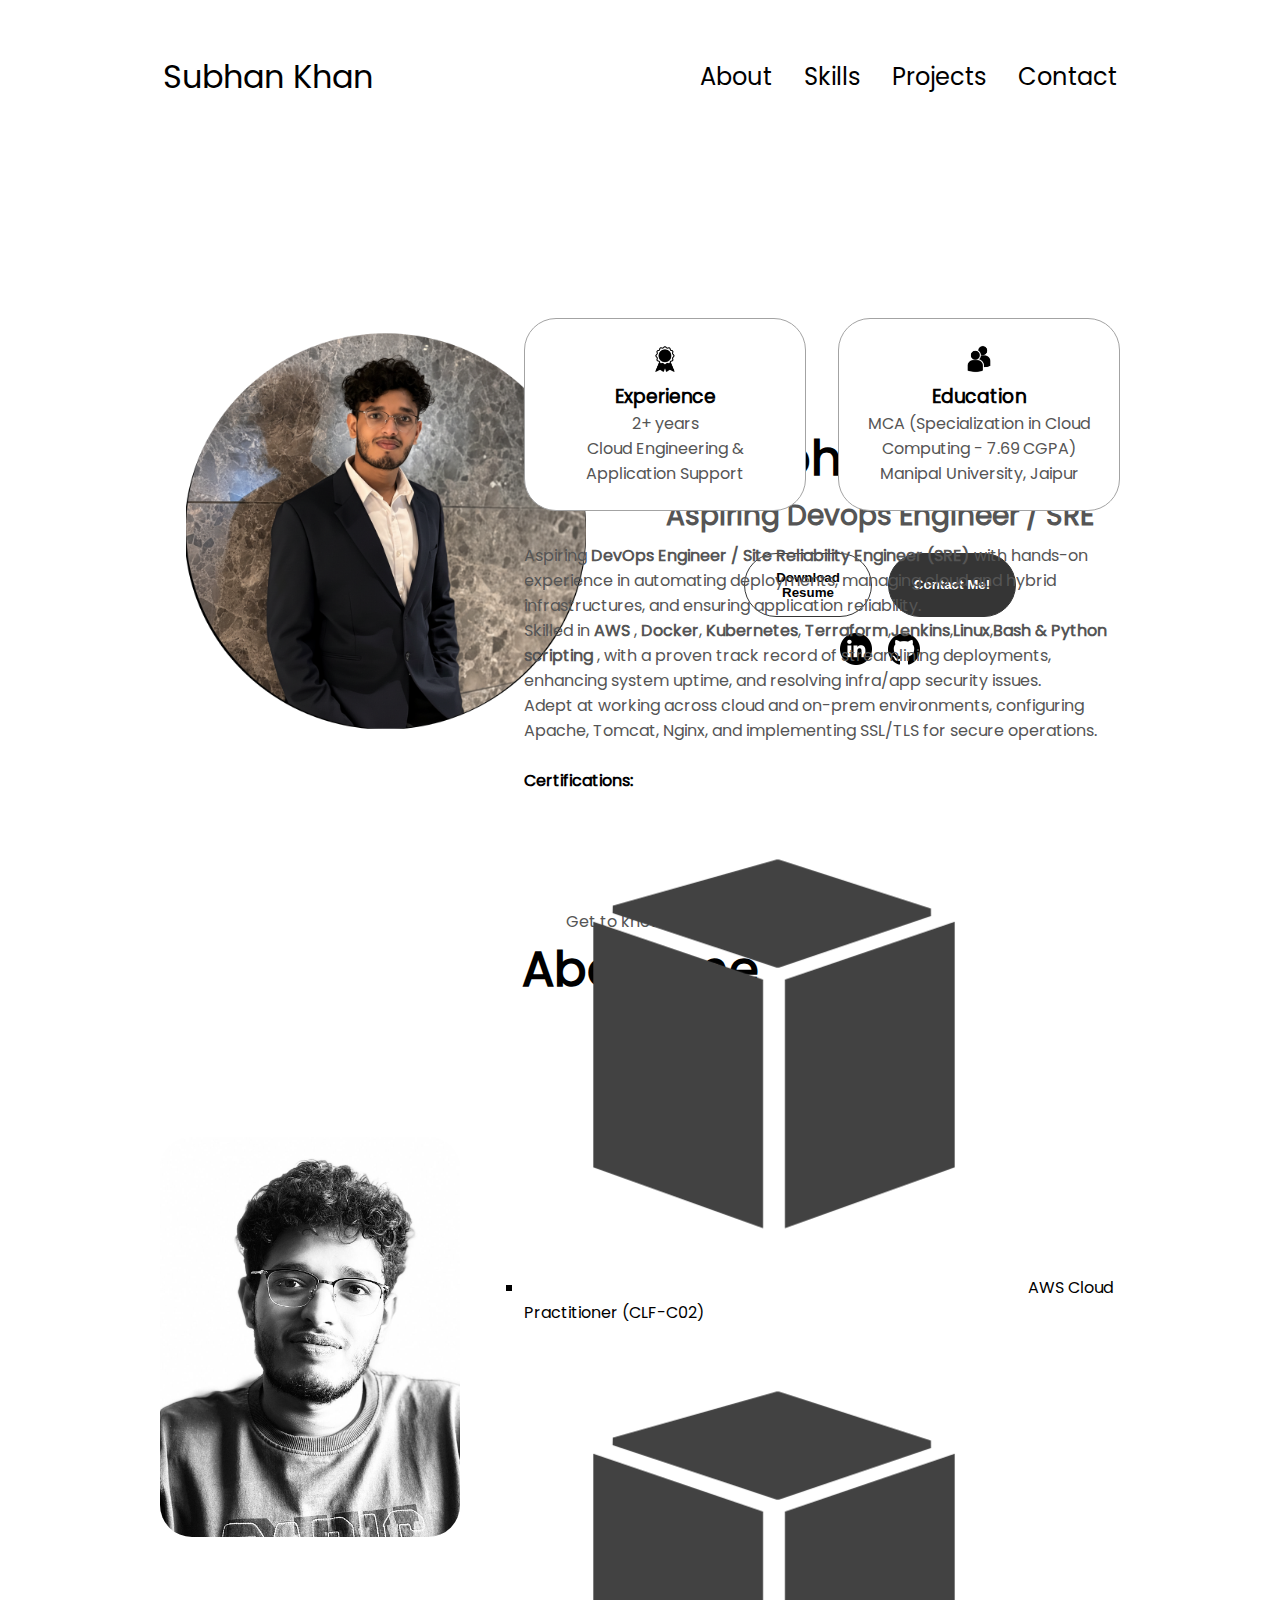
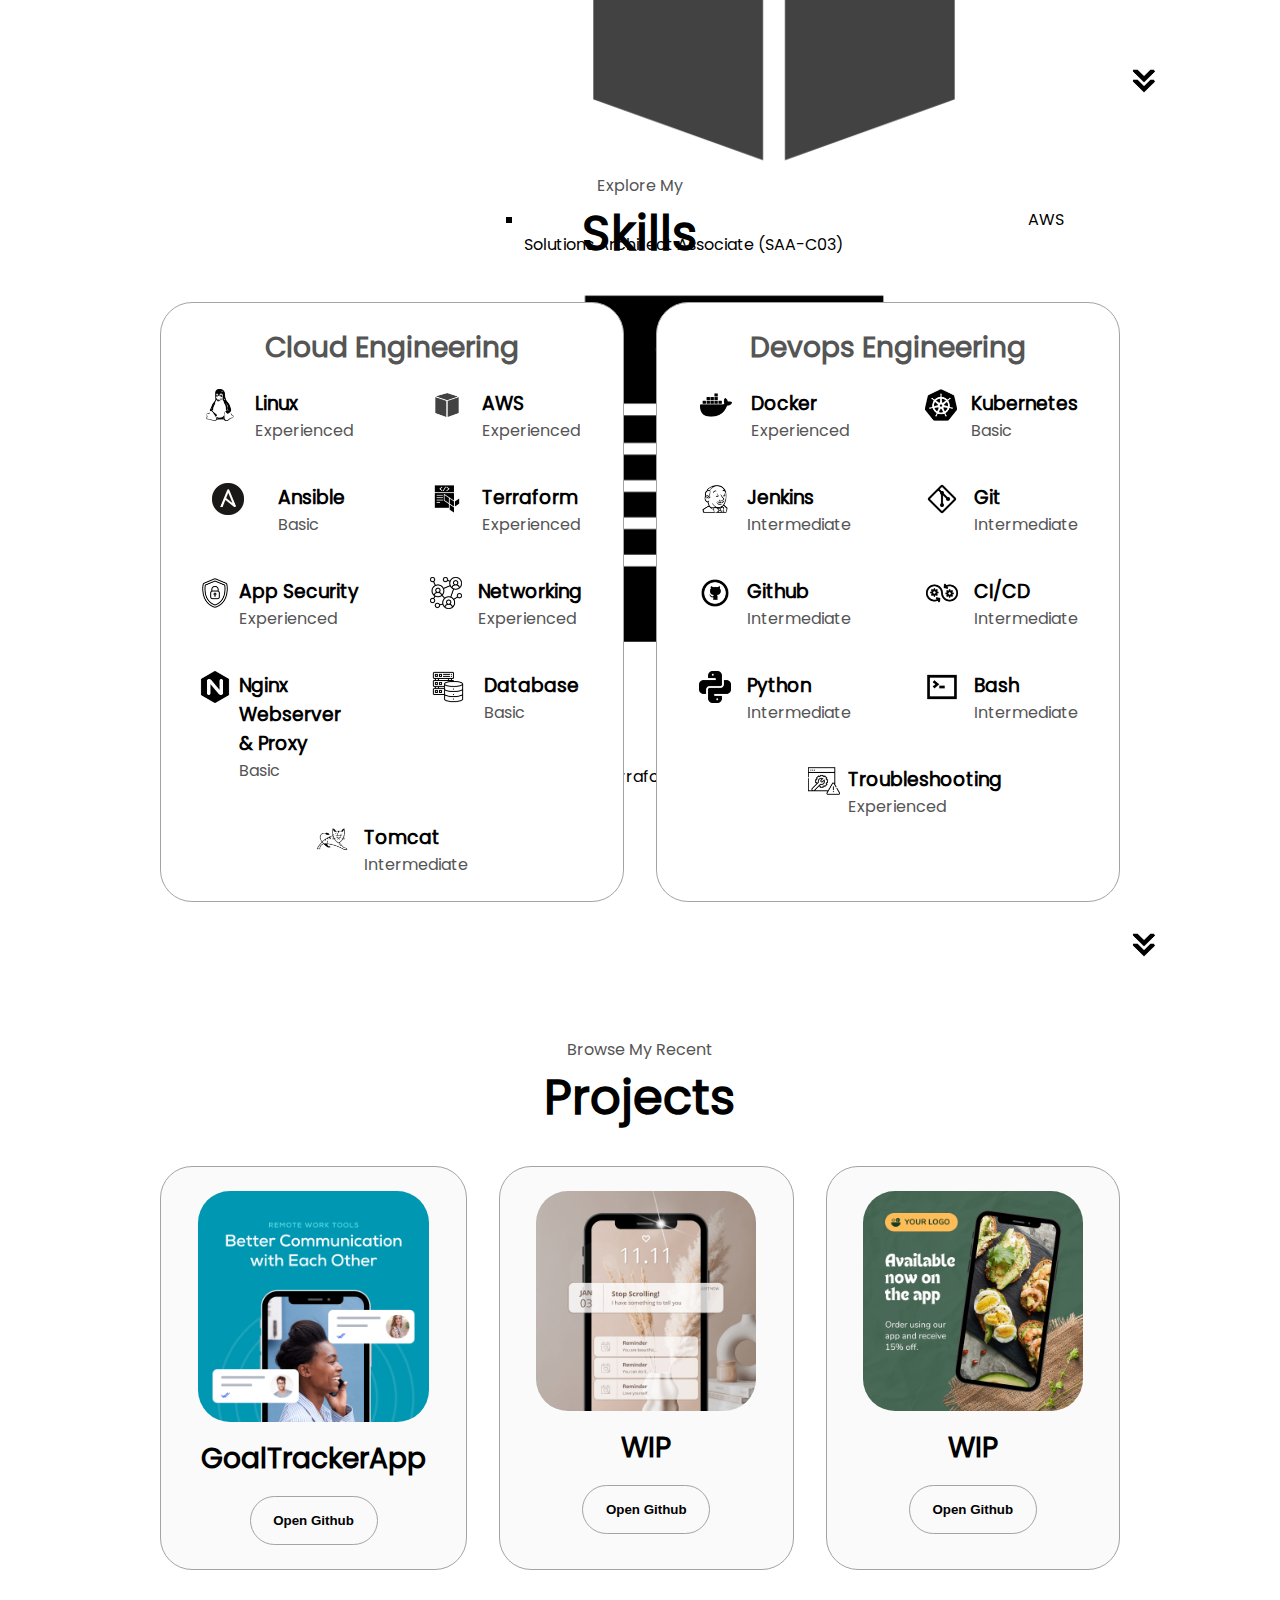
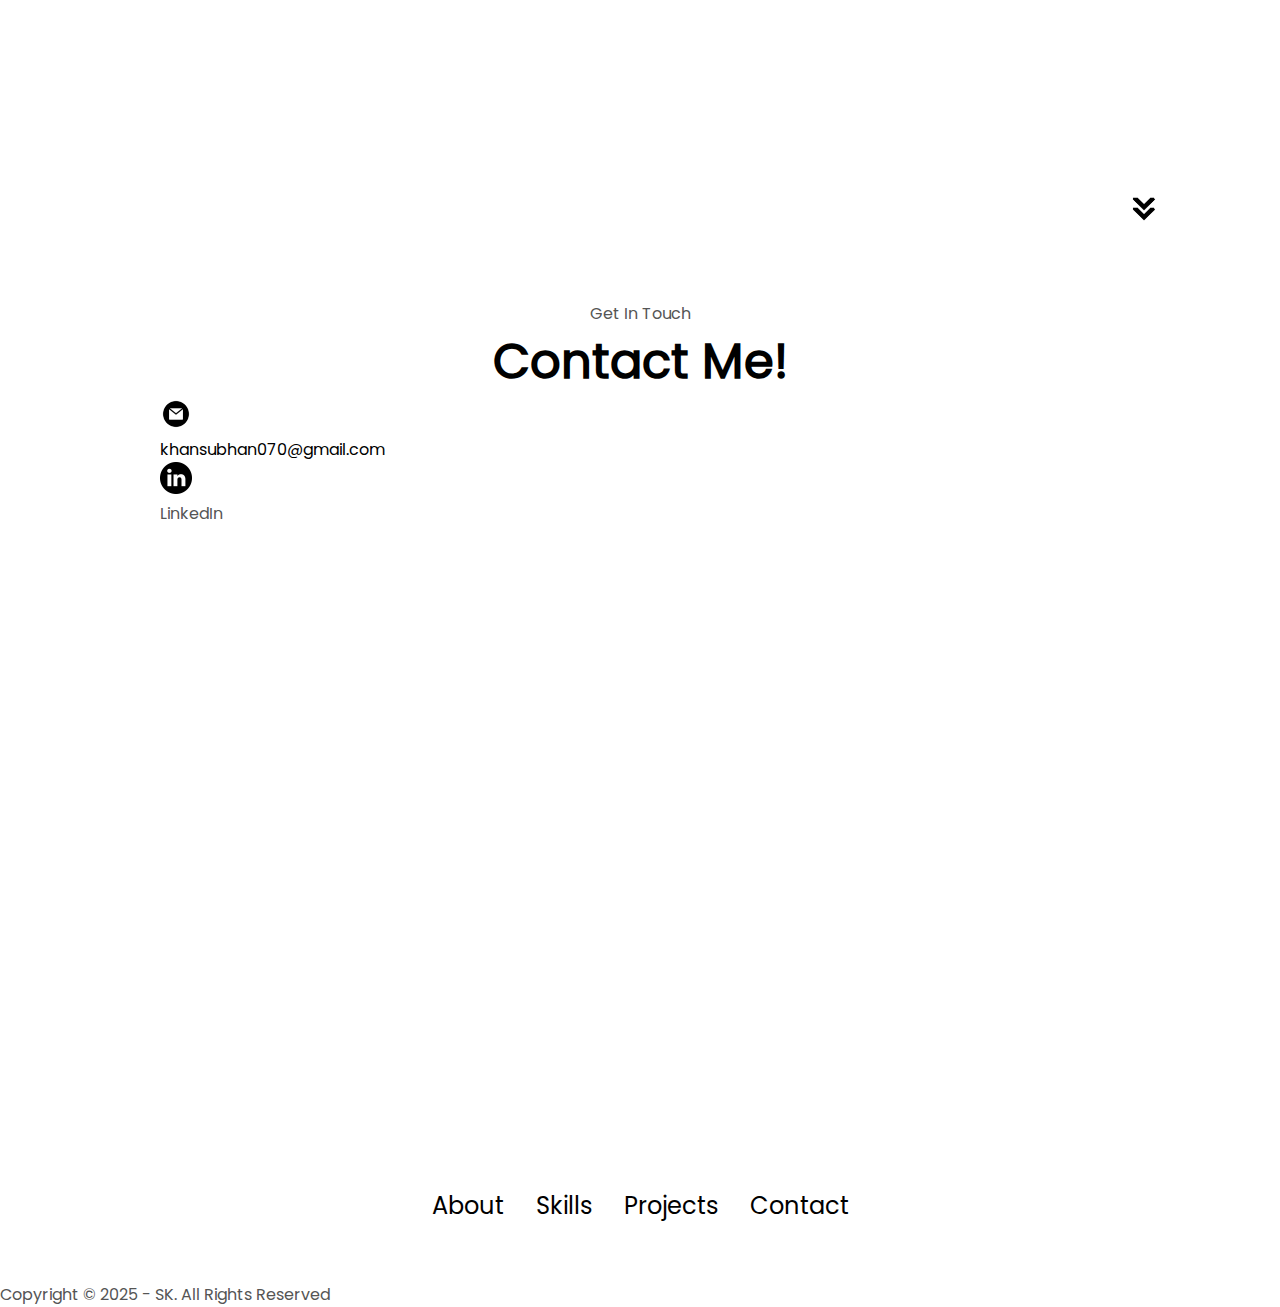
<file: index.html>
<!DOCTYPE html>
<html lang="en">
  <head>
    <meta charset="UTF-8" />
    <meta name="viewport" content="width=device-width, initial-scale=1.0" />
    <title>Portfolio Website</title>
    <link rel="stylesheet" href="style.css" />
    <link rel="stylesheet" href="mediaqueries.css" />
    <link
      rel="icon"
      type="image/png"
      href="./assets/favicon/favicon-96x96.png"
      sizes="96x96"
    />
    <link rel="icon" type="image/svg+xml" href="./assets/favicon/favicon.svg" />
    <link rel="shortcut icon" href="./assets/favicon/favicon.ico" />
    <link
      rel="apple-touch-icon"
      sizes="180x180"
      href="./assets/favicon/apple-touch-icon.png"
    />
    <link rel="manifest" href="./assets/favicon/site.webmanifest" />
  </head>
  <body>
    <!-- Desktop navigation -->
    <nav id="desktop-nav">
      <div class="logo">Subhan Khan</div>

      <div>
        <ul class="nav-links">
          <li><a href="#about">About</a></li>
          <li><a href="#skills">Skills</a></li>
          <li><a href="#projects">Projects</a></li>
          <li><a href="#contact">Contact</a></li>
        </ul>
      </div>
    </nav>

    <!-- Mobile navigation -->
    <nav id="hamburger-nav">
      <div class="logo">Subhan Khan</div>

      <div class="hamburger-menu">
        <div class="hamburger-icon" onclick="toggleMenu()">
          <span></span>
          <span></span>
          <span></span>
        </div>
        <div class="menu-links">
          <li><a href="#about" onclick="toggleMenu()">About</a></li>
          <li><a href="#skills" onclick="toggleMenu()">Skills</a></li>
          <li><a href="#projects" onclick="toggleMenu()">Projects</a></li>
          <li><a href="#contact" onclick="toggleMenu()">Contact</a></li>
        </div>
      </div>
    </nav>

    <!-- Main section -->
    <section id="profile">
      <div class="section__pic-container">
        <img src="./assets/profile-pic-subhan.png" alt="Subhan-profile-pic" />
      </div>

      <div class="section__text">
        <p class="section__text__p1">Hello, I'm</p>
        <h1 class="title">Subhan Khan</h1>
        <p class="section__text__p2">Aspiring Devops Engineer / SRE</p>
        <div class="btn-container">
          <button
            class="btn btn-color-2"
            onclick="window.open('./assets/my-resume.pdf')"
          >
            Download Resume
          </button>
          <button class="btn btn-color-1" onclick="location.href='./#contact'">
            Contact Me!
          </button>
        </div>
        <div id="socials-container">
          <img
            src="./assets/linkedin.png"
            alt="My LinkedIn Profile"
            class="icon"
            target="_blank"
            onclick="window.open('https://www.linkedin.com/in/subhan070/', '_blank')"
          />
          <img
            src="./assets/github.png"
            alt="My Github Profile"
            class="icon"
            target="_blank"
            onclick="window.open('https://github.com/Ksab070', '_blank')"
          />
        </div>
      </div>
    </section>

    <!-- About section -->
    <section id="about">
      <p class="section__text__p1">Get to know more!</p>
      <h1 class="title">About me</h1>
      <div class="section-container">
        <div class="section__pic-container">
          <img
            src="./assets/about-me.jpg"
            alt="profile picture"
            class="about-pic"
          />
        </div>
        <div class="about-details-container">
          <div class="about-containers">
            <div class="details-container">
              <img
                src="./assets/experience.png"
                alt="Experience Icon"
                class="icon"
              />
              <h3>Experience</h3>
              <p>
                2+ years <br />
                Cloud Engineering & Application Support
              </p>
            </div>
            <div class="details-container">
              <img
                src="./assets/education.png"
                alt="Education Icon"
                class="icon"
              />
              <h3>Education</h3>
              <p>
                MCA (Specialization in Cloud Computing - 7.69 CGPA)
                <br />Manipal University, Jaipur
              </p>
            </div>
          </div>
          <div class="text-container">
            <p>
              Aspiring
              <strong class="highlight"
                >DevOps Engineer / Site Reliability Engineer (SRE) </strong
              >with hands-on experience in automating deployments, managing
              cloud and hybrid infrastructures, and ensuring application
              reliability.
              <br />
              Skilled in <strong class="highlight"> AWS </strong> ,
              <strong class="highlight">Docker</strong>,
              <strong class="highlight">Kubernetes</strong>,
              <strong class="highlight">Terraform</strong>,<strong
                class="highlight"
                >Jenkins</strong
              >,<strong class="highlight">Linux</strong>,<strong
                class="highlight"
                >Bash & Python scripting</strong
              >
              , with a proven track record of streamlining deployments,
              enhancing system uptime, and resolving infra/app security issues.
              <br />
              Adept at working across cloud and on-prem environments,
              configuring Apache, Tomcat, Nginx, and implementing SSL/TLS for
              secure operations.
              <br />
              <br />
            </p>
            <b>Certifications:</b>

            <ul class="cert-list">
              <li>
                <a
                  href="https://www.credly.com/badges/f21f961d-693c-4a3e-847f-234b39103434/public_url"
                  target="_blank"
                  rel="noopener noreferrer"
                >
                  <img
                    src="./assets/skills-icons/aws.png"
                    alt="AWS Icon"
                    class="cert-icon"
                  />
                  <span>AWS Cloud Practitioner (CLF-C02)</span>
                </a>
              </li>
              <li>
                <a
                  href="https://www.credly.com/badges/246885c7-68a4-4bc0-a20f-a0aa6bf52f4b/public_url
"
                  target="_blank"
                  rel="noopener noreferrer"
                >
                  <img
                    src="./assets/skills-icons/aws.png"
                    alt="AWS Icon"
                    class="cert-icon"
                  />
                  <span>AWS Solutions Architect Associate (SAA-C03)</span>
                </a>
              </li>
              <li>
                <a
                  href="https://www.credly.com/badges/06dcace4-8c55-4c7e-b76b-1adb97565456/public_url"
                  target="_blank"
                  rel="noopener noreferrer"
                >
                  <img
                    src="./assets/skills-icons/terraform.png"
                    alt="Terraform Icon"
                    class="cert-icon"
                  />
                  <span>HashiCorp Certified: Terraform Associate (003)</span>
                </a>
              </li>
            </ul>
          </div>
        </div>
      </div>
      <img
        src="./assets/arrow.png"
        alt="arrow icon"
        class="icon arrow"
        onclick="location.href='./#skills'"
      />
    </section>

    <!-- Skills section -->
    <section id="skills">
      <p class="section__text__p1">Explore My</p>
      <h1 class="title">Skills</h1>
      <div class="skills-details-container">
        <div class="about-containers">
          <div class="details-container">
            <h2 class="skills-sub-title">Cloud Engineering</h2>
            <div class="article-container">
              <article>
                <img
                  src="./assets/skills-icons/linux-logo.png"
                  alt="skills-icon"
                  class="icon"
                />
                <div>
                  <h3>Linux</h3>
                  <p>Experienced</p>
                </div>
              </article>
              <article>
                <img
                  src="./assets/skills-icons/aws.png"
                  alt="skills-icon"
                  class="icon"
                />
                <div>
                  <h3>AWS</h3>
                  <p>Experienced</p>
                </div>
              </article>
              <article>
                <img
                  src="./assets/skills-icons/ansible.png"
                  alt="skills-icon"
                  class="icon"
                />
                <div>
                  <h3>Ansible</h3>
                  <p>Basic</p>
                </div>
              </article>
              <article>
                <img
                  src="./assets/skills-icons/terraform.png"
                  alt="skills-icon"
                  class="icon"
                />
                <div>
                  <h3>Terraform</h3>
                  <p>Experienced</p>
                </div>
              </article>
              <article>
                <img
                  src="./assets/skills-icons/security.png"
                  alt="skills-icon"
                  class="icon"
                />
                <div>
                  <h3>App Security</h3>
                  <p>Experienced</p>
                </div>
              </article>
              <article>
                <img
                  src="./assets/skills-icons/networking.png"
                  alt="skills-icon"
                  class="icon"
                />
                <div>
                  <h3>Networking</h3>
                  <p>Experienced</p>
                </div>
              </article>
              <article>
                <img
                  src="./assets/skills-icons/Nginx.png"
                  alt="skills-icon"
                  class="icon"
                />
                <div>
                  <h3>Nginx Webserver & Proxy</h3>
                  <p>Basic</p>
                </div>
              </article>

              <article>
                <img
                  src="./assets/skills-icons/database.png"
                  alt="skills-icon"
                  class="icon"
                />
                <div>
                  <h3>Database</h3>
                  <p>Basic</p>
                </div>
              </article>
              <article>
                <img
                  src="./assets/skills-icons/Apachetomcat.png"
                  alt="skills-icon"
                  class="icon"
                />
                <div>
                  <h3>Tomcat</h3>
                  <p>Intermediate</p>
                </div>
              </article>
            </div>
          </div>
          <div class="details-container">
            <h2 class="skills-sub-title">Devops Engineering</h2>
            <div class="article-container">
              <article>
                <img
                  src="./assets/skills-icons/docker.png"
                  alt="skills-icon"
                  class="icon"
                />
                <div>
                  <h3>Docker</h3>
                  <p>Experienced</p>
                </div>
              </article>
              <article>
                <img
                  src="./assets/skills-icons/Kubernetes.png"
                  alt="skills-icon"
                  class="icon"
                />
                <div>
                  <h3>Kubernetes</h3>
                  <p>Basic</p>
                </div>
              </article>
              <article>
                <img
                  src="./assets/skills-icons/jenkins.png"
                  alt="skills-icon"
                  class="icon"
                />
                <div>
                  <h3>Jenkins</h3>
                  <p>Intermediate</p>
                </div>
              </article>
              <article>
                <img
                  src="./assets/skills-icons/Git.png"
                  alt="skills-icon"
                  class="icon"
                />
                <div>
                  <h3>Git</h3>
                  <p>Intermediate</p>
                </div>
              </article>
              <article>
                <img
                  src="./assets/skills-icons/Github circle.png"
                  alt="skills-icon"
                  class="icon"
                />
                <div>
                  <h3>Github</h3>
                  <p>Intermediate</p>
                </div>
              </article>
              <article>
                <img
                  src="./assets/skills-icons/cicd.png"
                  alt="skills-icon"
                  class="icon"
                />
                <div>
                  <h3>CI/CD</h3>
                  <p>Intermediate</p>
                </div>
              </article>

              <article>
                <img
                  src="./assets/skills-icons/python.png"
                  alt="skills-icon"
                  class="icon"
                />
                <div>
                  <h3>Python</h3>
                  <p>Intermediate</p>
                </div>
              </article>
              <article>
                <img
                  src="./assets/skills-icons/bash.png"
                  alt="skills-icon"
                  class="icon"
                />
                <div>
                  <h3>Bash</h3>
                  <p>Intermediate</p>
                </div>
              </article>
              <article>
                <img
                  src="./assets/skills-icons/troubleshooting.png"
                  alt="skills-icon"
                  class="icon"
                />
                <div>
                  <h3>Troubleshooting</h3>
                  <p>Experienced</p>
                </div>
              </article>
            </div>
          </div>
        </div>
      </div>
      <img
        src="./assets/arrow.png"
        alt="arrow icon"
        class="icon arrow"
        onclick="location.href='./#projects'"
      />
    </section>

    <section id="projects">
      <p class="section__text__p1">Browse My Recent</p>
      <h1 class="title">Projects</h1>
      <div class="skills-details-container">
        <div class="about-containers">
          <div class="details-container color-container">
            <div class="article-container">
              <img
                src="./assets/project-1.png"
                alt="Project1"
                class="project-img"
              />
            </div>
            <h2 class="skills-sub-title project-title">GoalTrackerApp</h2>
            <div class="btn-container">
              <button
                class="btn btn-color-2 project-btn"
                onclick="window.open('https://github.com/Ksab070/GoalTrackerApp','_blank')"
              >
                Open Github
              </button>
            </div>
          </div>
          <div class="details-container color-container">
            <div class="article-container">
              <img
                src="./assets/project-2.png"
                alt="Project2"
                class="project-img"
              />
            </div>
            <h2 class="skills-sub-title project-title">WIP</h2>
            <div class="btn-container">
              <button
                class="btn btn-color-2 project-btn"
                onclick="window.open('https://github.com/','_blank')"
              >
                Open Github
              </button>
            </div>
          </div>
          <div class="details-container color-container">
            <div class="article-container">
              <img
                src="./assets/project-3.png"
                alt="Project3"
                class="project-img"
              />
            </div>
            <h2 class="skills-sub-title project-title">WIP</h2>
            <div class="btn-container">
              <button
                class="btn btn-color-2 project-btn"
                onclick="window.open('https://github.com/','_blank')"
                target="_blank"
              >
                Open Github
              </button>
            </div>
          </div>
        </div>
      </div>
      <img
        src="./assets/arrow.png"
        alt="arrow icon"
        class="icon arrow"
        onclick="location.href='./#contact'"
      />
    </section>

    <section id="contact">
      <p class="section__text__p1">Get In Touch</p>
      <h1 class="title">Contact Me!</h1>
      <div class="contact-info-upper-container">
        <div class="contact-info-container">
          <img
            src="./assets/email.png"
            alt="email-icon"
            class="icon contact-icon email-icon"
          />
          <p>
            <a href="mailto:khansubhan070@gmail.com">khansubhan070@gmail.com</a>
          </p>
        </div>

        <div class="contact-info-container">
          <img
            src="./assets/linkedin.png"
            alt="linkedin-icon"
            class="icon contact-icon"
            target="_blank"
            onclick="window.open('https://www.linkedin.com/in/subhan070/', '_blank')"
          />
          <p>LinkedIn</p>
        </div>
      </div>
    </section>

    <footer>
      <nav>
        <div class="nav-links-container">
          <ul class="nav-links">
            <li><a href="#about">About</a></li>
            <li><a href="#skills">Skills</a></li>
            <li><a href="#projects">Projects</a></li>
            <li><a href="#contact">Contact</a></li>
          </ul>
        </div>
      </nav>
      <p>Copyright &#169; 2025 - SK. All Rights Reserved</p>
    </footer>
    <script src="script.js"></script>
  </body>
</html>
</file>
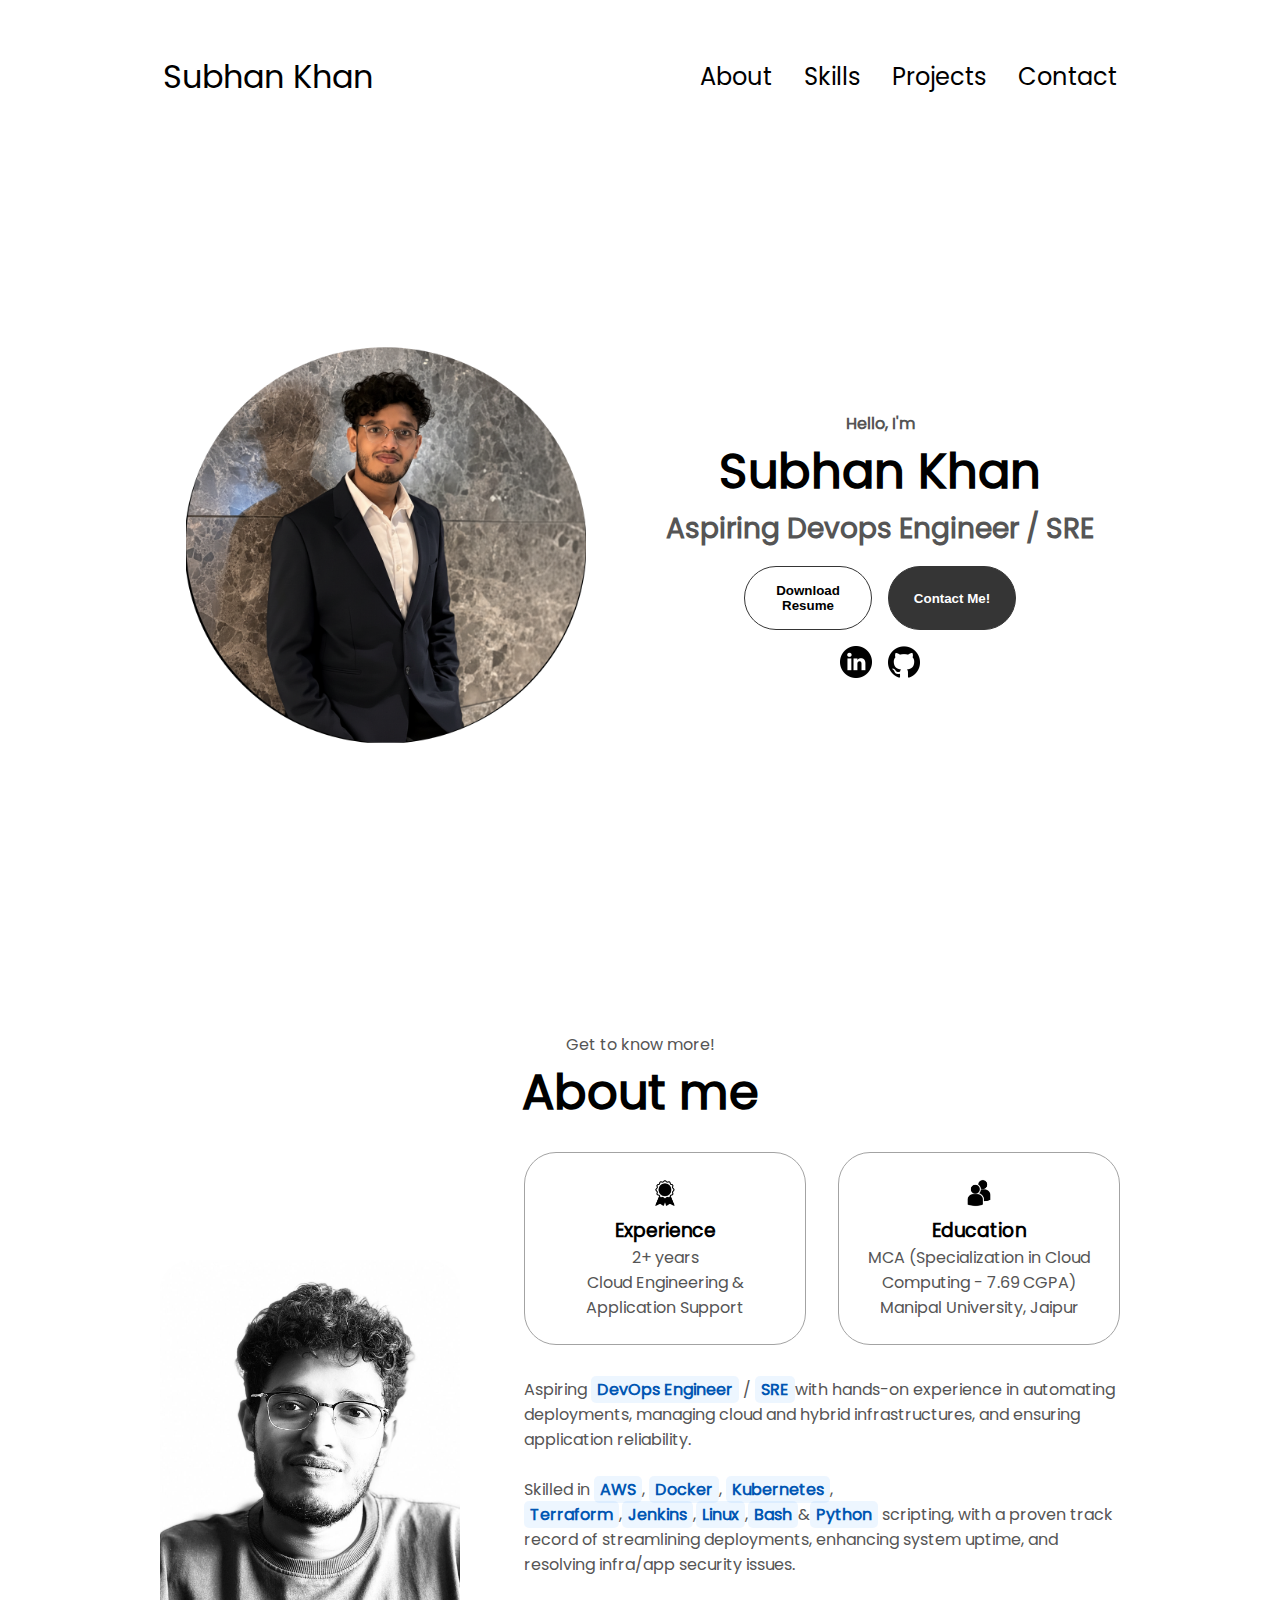
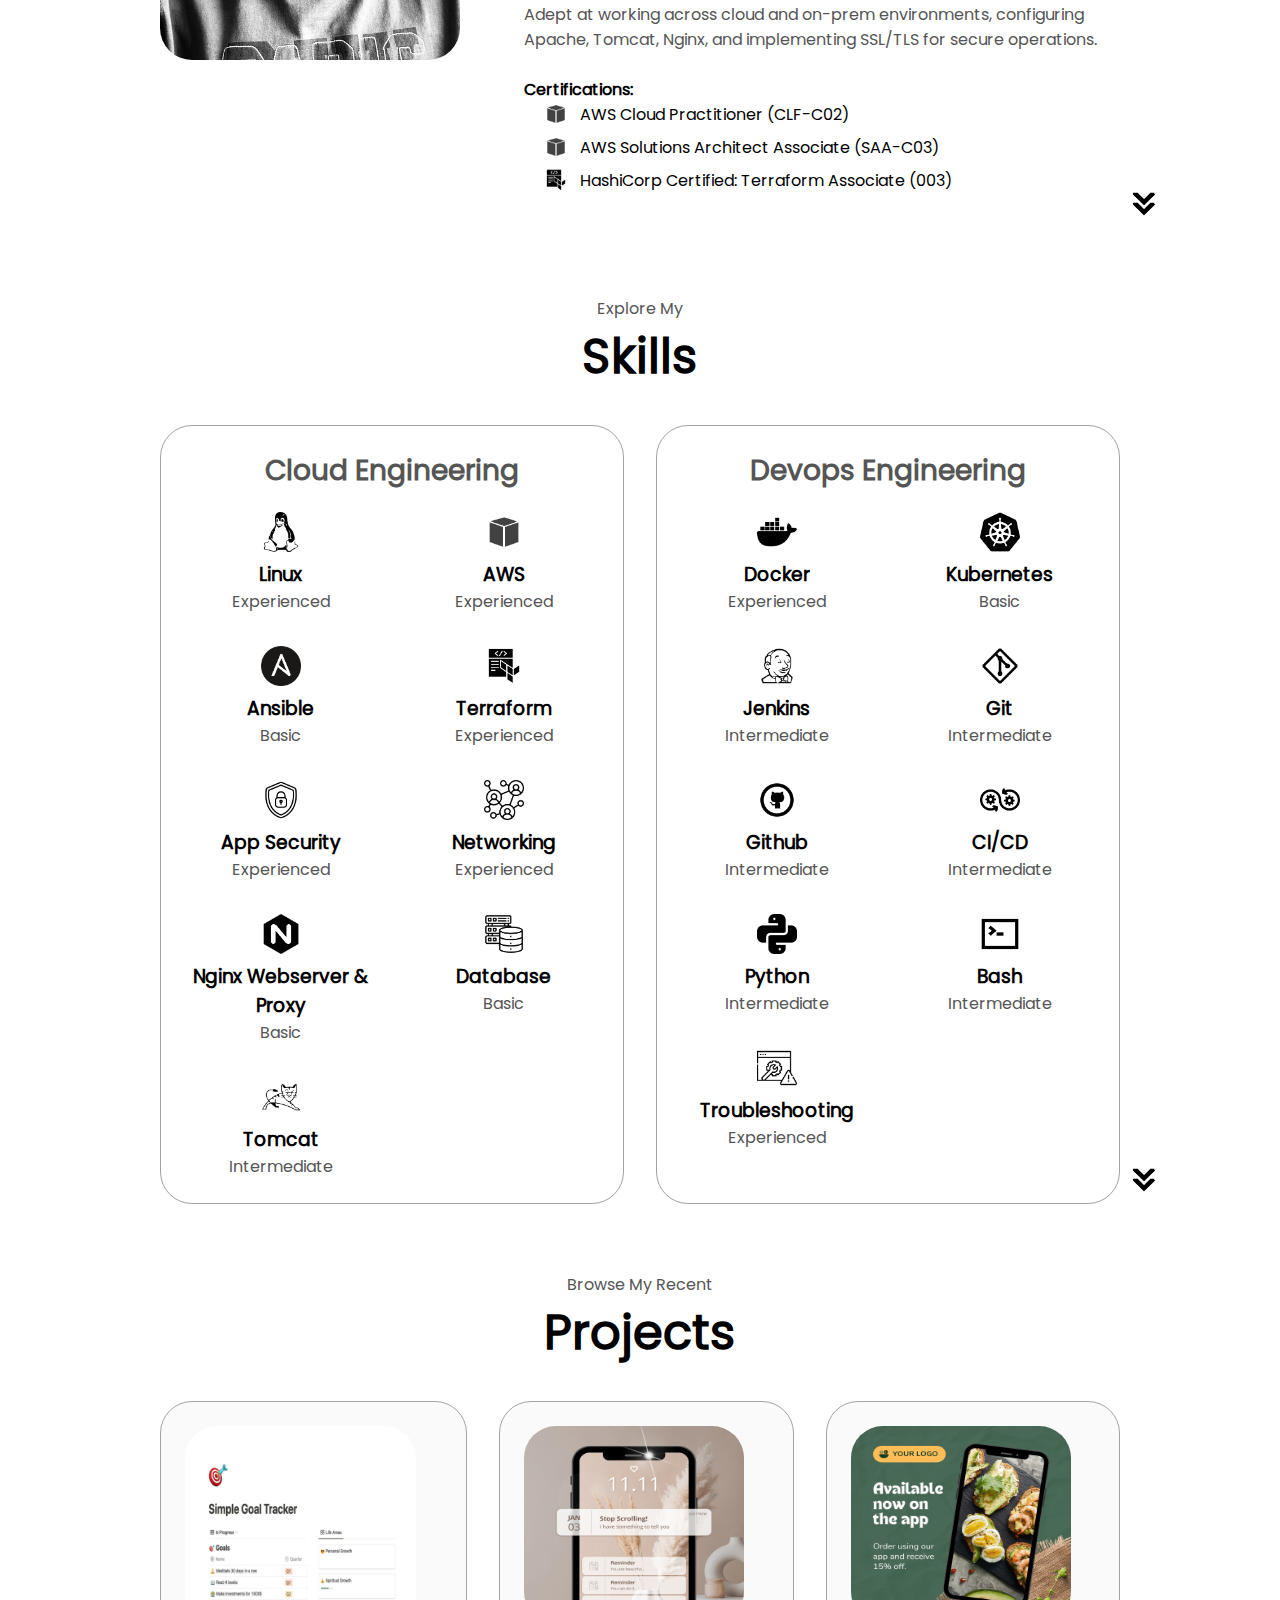
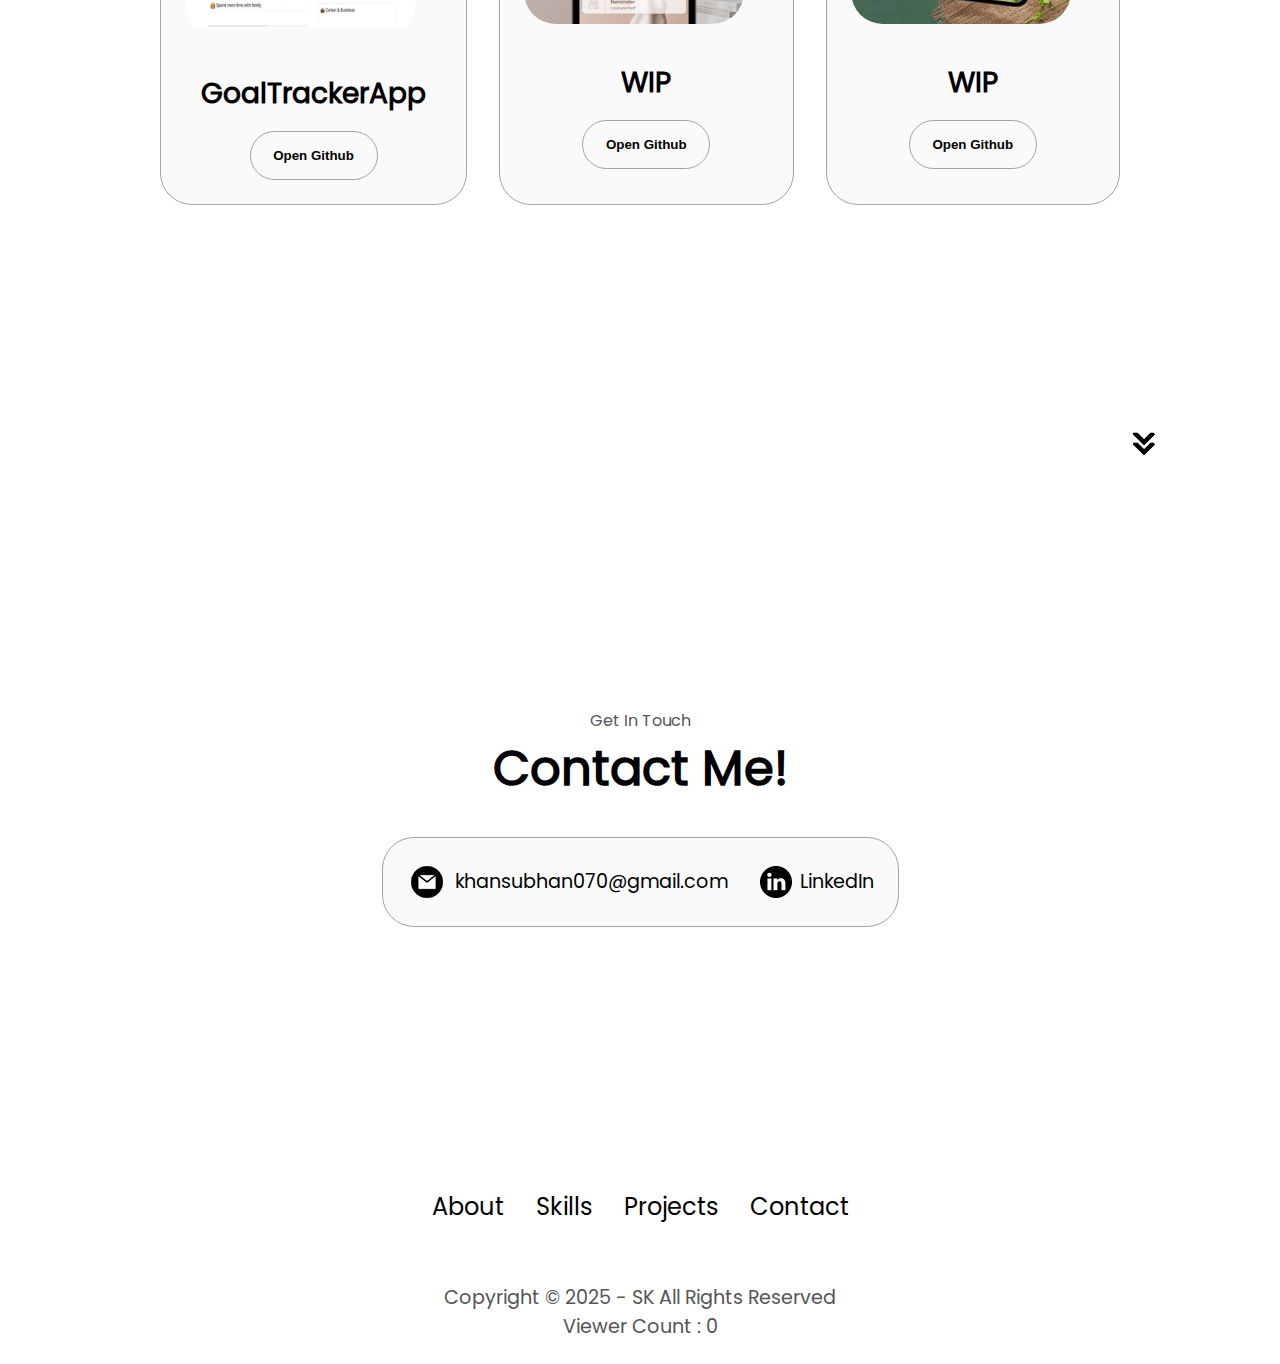
<file: front-end/index.html>
<!DOCTYPE html>
<html lang="en">
  <head>
    <meta charset="UTF-8" />
    <meta name="viewport" content="width=device-width, initial-scale=1.0" />
    <title>Portfolio Website</title>
    <link rel="stylesheet" href="style.css" />
    <link rel="stylesheet" href="mediaqueries.css" />
    <link
      rel="icon"
      type="image/png"
      href="./assets/favicon/favicon-96x96.png"
      sizes="96x96"
    />
    <link rel="icon" type="image/svg+xml" href="./assets/favicon/favicon.svg" />
    <link rel="shortcut icon" href="./assets/favicon/favicon.ico" />
    <link
      rel="apple-touch-icon"
      sizes="180x180"
      href="./assets/favicon/apple-touch-icon.png"
    />
    <link rel="manifest" href="./assets/favicon/site.webmanifest" />
  </head>
  <body>
    <!-- Desktop navigation -->
    <nav id="desktop-nav">
      <div class="logo">Subhan Khan</div>

      <div>
        <ul class="nav-links">
          <li><a href="#about">About</a></li>
          <li><a href="#skills">Skills</a></li>
          <li><a href="#projects">Projects</a></li>
          <li><a href="#contact">Contact</a></li>
        </ul>
      </div>
    </nav>

    <!-- Mobile navigation -->
    <nav id="hamburger-nav">
      <div class="logo">Subhan Khan</div>

      <div class="hamburger-menu">
        <div class="hamburger-icon" onclick="toggleMenu()">
          <span></span>
          <span></span>
          <span></span>
        </div>
        <div class="menu-links">
          <li><a href="#about" onclick="toggleMenu()">About</a></li>
          <li><a href="#skills" onclick="toggleMenu()">Skills</a></li>
          <li><a href="#projects" onclick="toggleMenu()">Projects</a></li>
          <li><a href="#contact" onclick="toggleMenu()">Contact</a></li>
        </div>
      </div>
    </nav>

    <!-- Main section -->
    <section id="profile">
      <div class="section__pic-container">
        <img src="./assets/profile-pic-subhan.png" alt="Subhan-profile-pic" />
      </div>

      <div class="section__text">
        <p class="section__text__p1">Hello, I'm</p>
        <h1 class="title">Subhan Khan</h1>
        <p class="section__text__p2">Aspiring Devops Engineer / SRE</p>
        <div class="btn-container">
          <button
            class="btn btn-color-2"
            onclick="window.open('./assets/my-resume.pdf')"
          >
            Download Resume
          </button>
          <button class="btn btn-color-1" onclick="location.href='./#contact'">
            Contact Me!
          </button>
        </div>
        <div id="socials-container">
          <img
            src="./assets/linkedin.png"
            alt="My LinkedIn Profile"
            class="icon"
            target="_blank"
            onclick="window.open('https://www.linkedin.com/in/subhan070/', '_blank')"
          />
          <img
            src="./assets/github.png"
            alt="My Github Profile"
            class="icon"
            target="_blank"
            onclick="window.open('https://github.com/Ksab070', '_blank')"
          />
        </div>
      </div>
    </section>

    <!-- About section -->
    <section id="about">
      <p class="section__text__p1">Get to know more!</p>
      <h1 class="title">About me</h1>
      <div class="section-container">
        <div class="section__pic-container">
          <img
            src="./assets/about-me.jpg"
            alt="profile picture"
            class="about-pic"
          />
        </div>
        <div class="about-details-container">
          <div class="about-containers">
            <div class="details-container">
              <img
                src="./assets/experience.png"
                alt="Experience Icon"
                class="icon"
              />
              <h3>Experience</h3>
              <p>
                2+ years <br />
                Cloud Engineering & Application Support
              </p>
            </div>
            <div class="details-container">
              <img
                src="./assets/education.png"
                alt="Education Icon"
                class="icon"
              />
              <h3>Education</h3>
              <p>
                MCA (Specialization in Cloud Computing - 7.69 CGPA)
                <br />Manipal University, Jaipur
              </p>
            </div>
          </div>
          <div class="text-container">
            <p>
              Aspiring
              <strong class="highlight">DevOps Engineer</strong> /
              <strong class="highlight"> SRE</strong>with hands-on experience in automating deployments, managing
              cloud and hybrid infrastructures, and ensuring application
              reliability.
              <br /> <br>
              Skilled in <strong class="highlight">AWS</strong>,
              <strong class="highlight">Docker</strong>,
              <strong class="highlight">Kubernetes</strong>,
              <strong class="highlight">Terraform</strong>,<strong
                class="highlight"
                >Jenkins</strong
              >,<strong class="highlight">Linux</strong>,<strong
                class="highlight">Bash</strong
              >&<strong class="highlight">Python</strong>
              scripting, with a proven track record of streamlining deployments,
              enhancing system uptime, and resolving infra/app security issues.
              <br /> <br>
              Adept at working across cloud and on-prem environments,
              configuring Apache, Tomcat, Nginx, and implementing SSL/TLS for
              secure operations.
              <br />
              <br />
            </p>
            <b>Certifications:</b>

            <ul class="cert-list">
              <li>
                <a
                  href="https://www.credly.com/badges/f21f961d-693c-4a3e-847f-234b39103434/public_url"
                  target="_blank"
                  rel="noopener noreferrer"
                >
                  <img
                    src="./assets/skills-icons/aws.png"
                    alt="AWS Icon"
                    class="cert-icon"
                  />
                  <span>AWS Cloud Practitioner (CLF-C02)</span>
                </a>
              </li>
              <li>
                <a
                  href="https://www.credly.com/badges/246885c7-68a4-4bc0-a20f-a0aa6bf52f4b/public_url
"
                  target="_blank"
                  rel="noopener noreferrer"
                >
                  <img
                    src="./assets/skills-icons/aws.png"
                    alt="AWS Icon"
                    class="cert-icon"
                  />
                  <span>AWS Solutions Architect Associate (SAA-C03)</span>
                </a>
              </li>
              <li>
                <a
                  href="https://www.credly.com/badges/06dcace4-8c55-4c7e-b76b-1adb97565456/public_url"
                  target="_blank"
                  rel="noopener noreferrer"
                >
                  <img
                    src="./assets/skills-icons/terraform.png"
                    alt="Terraform Icon"
                    class="cert-icon"
                  />
                  <span>HashiCorp Certified: Terraform Associate (003)</span>
                </a>
              </li>
            </ul>
          </div>
        </div>
      </div>
      <img
        src="./assets/arrow.png"
        alt="arrow icon"
        class="icon arrow"
        onclick="location.href='./#skills'"
      />
    </section>

    <!-- Skills section -->
    <section id="skills">
      <p class="section__text__p1">Explore My</p>
      <h1 class="title">Skills</h1>
      <div class="skills-details-container">
        <div class="about-containers">
          <div class="details-container">
            <h2 class="skills-sub-title">Cloud Engineering</h2>
            <div class="article-container">
              <article>
                <img
                  src="./assets/skills-icons/linux-logo.png"
                  alt="skills-icon"
                  class="icon"
                />
                <div>
                  <h3>Linux</h3>
                  <p>Experienced</p>
                </div>
              </article>
              <article>
                <img
                  src="./assets/skills-icons/aws.png"
                  alt="skills-icon"
                  class="icon"
                />
                <div>
                  <h3>AWS</h3>
                  <p>Experienced</p>
                </div>
              </article>
              <article>
                <img
                  src="./assets/skills-icons/ansible.png"
                  alt="skills-icon"
                  class="icon"
                />
                <div>
                  <h3>Ansible</h3>
                  <p>Basic</p>
                </div>
              </article>
              <article>
                <img
                  src="./assets/skills-icons/terraform.png"
                  alt="skills-icon"
                  class="icon"
                />
                <div>
                  <h3>Terraform</h3>
                  <p>Experienced</p>
                </div>
              </article>
              <article>
                <img
                  src="./assets/skills-icons/security.png"
                  alt="skills-icon"
                  class="icon"
                />
                <div>
                  <h3>App Security</h3>
                  <p>Experienced</p>
                </div>
              </article>
              <article>
                <img
                  src="./assets/skills-icons/networking.png"
                  alt="skills-icon"
                  class="icon"
                />
                <div>
                  <h3>Networking</h3>
                  <p>Experienced</p>
                </div>
              </article>
              <article>
                <img
                  src="./assets/skills-icons/Nginx.png"
                  alt="skills-icon"
                  class="icon"
                />
                <div>
                  <h3>Nginx Webserver & Proxy</h3>
                  <p>Basic</p>
                </div>
              </article>

              <article>
                <img
                  src="./assets/skills-icons/database.png"
                  alt="skills-icon"
                  class="icon"
                />
                <div>
                  <h3>Database</h3>
                  <p>Basic</p>
                </div>
              </article>
              <article>
                <img
                  src="./assets/skills-icons/Apachetomcat.png"
                  alt="skills-icon"
                  class="icon"
                />
                <div>
                  <h3>Tomcat</h3>
                  <p>Intermediate</p>
                </div>
              </article>
            </div>
          </div>
          <div class="details-container">
            <h2 class="skills-sub-title">Devops Engineering</h2>
            <div class="article-container">
              <article>
                <img
                  src="./assets/skills-icons/docker.png"
                  alt="skills-icon"
                  class="icon"
                />
                <div>
                  <h3>Docker</h3>
                  <p>Experienced</p>
                </div>
              </article>
              <article>
                <img
                  src="./assets/skills-icons/Kubernetes.png"
                  alt="skills-icon"
                  class="icon"
                />
                <div>
                  <h3>Kubernetes</h3>
                  <p>Basic</p>
                </div>
              </article>
              <article>
                <img
                  src="./assets/skills-icons/jenkins.png"
                  alt="skills-icon"
                  class="icon"
                />
                <div>
                  <h3>Jenkins</h3>
                  <p>Intermediate</p>
                </div>
              </article>
              <article>
                <img
                  src="./assets/skills-icons/Git.png"
                  alt="skills-icon"
                  class="icon"
                />
                <div>
                  <h3>Git</h3>
                  <p>Intermediate</p>
                </div>
              </article>
              <article>
                <img
                  src="./assets/skills-icons/Github circle.png"
                  alt="skills-icon"
                  class="icon"
                />
                <div>
                  <h3>Github</h3>
                  <p>Intermediate</p>
                </div>
              </article>
              <article>
                <img
                  src="./assets/skills-icons/cicd.png"
                  alt="skills-icon"
                  class="icon"
                />
                <div>
                  <h3>CI/CD</h3>
                  <p>Intermediate</p>
                </div>
              </article>

              <article>
                <img
                  src="./assets/skills-icons/python.png"
                  alt="skills-icon"
                  class="icon"
                />
                <div>
                  <h3>Python</h3>
                  <p>Intermediate</p>
                </div>
              </article>
              <article>
                <img
                  src="./assets/skills-icons/bash.png"
                  alt="skills-icon"
                  class="icon"
                />
                <div>
                  <h3>Bash</h3>
                  <p>Intermediate</p>
                </div>
              </article>
              <article>
                <img
                  src="./assets/skills-icons/troubleshooting.png"
                  alt="skills-icon"
                  class="icon"
                />
                <div>
                  <h3>Troubleshooting</h3>
                  <p>Experienced</p>
                </div>
              </article>
            </div>
          </div>
        </div>
      </div>
      <img
        src="./assets/arrow.png"
        alt="arrow icon"
        class="icon arrow"
        onclick="location.href='./#projects'"
      />
    </section>

    <section id="projects">
      <p class="section__text__p1">Browse My Recent</p>
      <h1 class="title">Projects</h1>
      <div class="skills-details-container">
        <div class="about-containers">
          <div class="details-container color-container">
            <div class="article-container">
              <img
                src="./assets/project-1.png"
                alt="Project1"
                class="project-img"
              />
            </div>
            <h2 class="skills-sub-title project-title">GoalTrackerApp</h2>
            <div class="btn-container">
              <button
                class="btn btn-color-2 project-btn"
                onclick="window.open('https://github.com/Ksab070/GoalTrackerApp','_blank')"
              >
                Open Github
              </button>
            </div>
          </div>
          <div class="details-container color-container">
            <div class="article-container">
              <img
                src="./assets/project-2.png"
                alt="Project2"
                class="project-img"
              />
            </div>
            <h2 class="skills-sub-title project-title">WIP</h2>
            <div class="btn-container">
              <button
                class="btn btn-color-2 project-btn"
                onclick="window.open('https://github.com/','_blank')"
              >
                Open Github
              </button>
            </div>
          </div>
          <div class="details-container color-container">
            <div class="article-container">
              <img
                src="./assets/project-3.png"
                alt="Project3"
                class="project-img"
              />
            </div>
            <h2 class="skills-sub-title project-title">WIP</h2>
            <div class="btn-container">
              <button
                class="btn btn-color-2 project-btn"
                onclick="window.open('https://github.com/','_blank')"
                target="_blank"
              >
                Open Github
              </button>
            </div>
          </div>
        </div>
      </div>
      <img
        src="./assets/arrow.png"
        alt="arrow icon"
        class="icon arrow"
        onclick="location.href='./#contact'"
      />
    </section>

    <section id="contact">
      <p class="section__text__p1">Get In Touch</p>
      <h1 class="title">Contact Me!</h1>
      <div class="contact-info-upper-container">
        <div class="contact-info-container">
          <img
            src="./assets/email.png"
            alt="email-icon"
            class="icon contact-icon email-icon"
          />
          <p>
            <a href="mailto:khansubhan070@gmail.com">khansubhan070@gmail.com</a>
          </p>
        </div>

        <div class="contact-info-container">
          <img
            src="./assets/linkedin.png"
            alt="linkedin-icon"
            class="icon contact-icon"
          />
          <p><a href="https://www.linkedin.com/in/subhan070/" target="_blank">LinkedIn</a></p>
        </div>


      </div>
    </section>

    <footer>
      <nav>
        <div class="nav-links-container">
          <ul class="nav-links">
            <li><a href="#about">About</a></li>
            <li><a href="#skills">Skills</a></li>
            <li><a href="#projects">Projects</a></li>
            <li><a href="#contact">Contact</a></li>
          </ul>
        </div>
      </nav>
      <p>Copyright &#169; 2025 - SK All Rights Reserved </p> 
      <p id="viewCount"> Viewer Count : 0 </p>
    </footer>
    <script src="counter.js"></script>
    <script src="script.js"></script>
  </body>
</html>
</file>
<file: style.css>
/* Global  */

@font-face {
  font-family: 'Poppins';
  src: url('./fonts/Poppins-Regular.woff2') format('woff2'),
    url('./fonts/Poppins-Regular.woff') format('woff');
  font-weight: 500;
  font-style: normal;
}

* {
  margin: 0;
  padding: 0;
}

body {
  font-family: 'Poppins', sans-serif;
}

html {
  scroll-behavior: smooth;
}

p {
  color: rgb(85, 85, 85);
}

/* Transition */

a,
.btn {
  transition: all 300ms ease;
}

/* Desktop-nav */

nav,
.nav-links {
  display: flex;
}

nav {
  justify-content: space-around;
  align-items: center;
  height: 17vh;
}

.nav-links {
  gap: 2rem;
  list-style: none;
  font-size: 1.5rem;
}

a {
  color: black;
  text-decoration: none;
  text-decoration-color: white;
}

a:hover {
  color: grey;
  text-decoration: underline;
  text-underline-offset: 1rem;
  text-decoration-color: rgb(181, 181, 181);
}

.logo {
  font-size: 2rem;
}

.logo:hover {
  cursor: default;
}

/* Mobile nav */

#hamburger-nav {
  display: none;
}

.hamburger-menu {
  position: relative;
  display: inline-block;
}

.hamburger-icon {
  display: flex;
  flex-direction: column;
  justify-content: space-between;
  height: 20px;
  width: 30px;
  cursor: pointer;
}

.hamburger-icon span {
  width: 100%;
  height: 2px;
  background-color: black;
  transition: all 0.3 ease-in-out;
}

.menu-links {
  position: absolute;
  top: 100%;
  right: 0%;
  background-color: white;
  width: fit-content;
  max-height: 0;
  overflow: hidden;
  transition: all 0.3 ease-in-out;
}

.menu-links a {
  display: block;
  padding: 10px;
  text-align: center;
  font-size: 1.5rem;
  color: black;
  text-decoration: none;
  transition: all 0.3 ease-in-out;
}

.menu-links li {
  list-style: none;
}

.menu-links.open {
  max-height: 300px;
}

.hamburger-icon.open span:first-child {
  transform: rotate(45deg) translate(10px, 5px);
}

.hamburger-icon.open span:nth-child(2) {
  opacity: 0;
}

.hamburger-icon.open span:last-child {
  transform: rotate(-45deg) translate(10px, -5px);
}

.hamburger-icon span:first {
  transform: none;
}

.hamburger-icon span:nth-child(2) {
  opacity: 1;
}

.hamburger-icon span:last-child {
  transform: none;
}

/* Sections */

section {
  padding-top: 4vh;
  height: 96vh;
  margin: 0 10rem;
  box-sizing: border-box;
  min-height: fit-content;
}

.section-container {
  display: flex;
  gap: 4rem;
  height: 80%;
}

/* Profile */

#profile {
  display: flex;
  justify-content: center;
  gap: 5rem;
  height: 80vh;
}

.section__pic-container {
  display: flex;
  height: 400px;
  width: 400px;
  margin: auto 0;
}

.section__text {
  align-self: center;
  text-align: center;
}

.section__text p {
  font-weight: 600;
}

.section__text__p1 {
  text-align: center;
}

.section__text__p2 {
  font-size: 1.75rem;
  margin-bottom: 1rem;
}

.title {
  font-size: 3rem;
  text-align: center;
}

#socials-container {
  display: flex;
  justify-content: center;
  margin-top: 1rem;
  gap: 1rem;
}



/* ICONS */

.icon {
  cursor: pointer;
  height: 2rem;
}

/* Buttons */

.btn-container {
  display: flex;
  justify-content: center;
  gap: 1rem;
}

.btn {
  font-weight: 600;
  transition: all 300ms ease;
  padding: 1rem;
  width: 8rem;
  border-radius: 2rem;
}

.btn-color-1,
.btn-color-2 {
  border: rgb(53, 53, 53) 0.1rem solid;
}

.btn-color-1:hover,
.btn-color-2:hover {
  cursor: pointer;
}

.btn-color-1,
.btn-color-2:hover {
  background: rgb(53, 53, 53);
  color: white;
}

.btn-color-1:hover {
  background: rgb(0, 0, 0);
}

.btn-color-2 {
  background: none;
}

.btn-color-2:hover {
  border: rgb(255, 255, 255) 0.1rem solid;
}

/* About */

#about {
    position: relative;
}

.about-containers {
    gap: 2rem;
    margin-bottom: 2rem;
    margin-top: 2rem;
}

.about-details-container {
    justify-content: center;
    flex-direction: column;
}

.about-containers, .about-details-container {
    display: flex;
}

.about-pic {
    border-radius: 2rem;
}

.arrow {
    position: absolute;
    right: -2.5rem;
    bottom: 2.5rem;
}

.details-container {
    padding: 1.5rem;
    flex: 1;
    background: white;
    border-radius: 2rem;
    border: rgb(53,53,53) 0.1rem solid;
    border-color: rgb(163, 163, 163);
    text-align: center;
}

/* Skills section */

#skills {
    position: relative;
}

.skills-sub-title {
    color: rgb(85, 85, 85);
    font-weight: 600;
    font-size: 1.75rem;
    margin-bottom: 1.25rem;
}

.skills-details-container {
    display: flex;
    justify-content: center;
    flex-direction: column;
}

.article-container {
    display: flex;
    text-align: initial;
    flex-wrap: wrap;
    flex-direction: row;
    gap: 2.5rem;
    justify-content: space-around;
}

article {
    display: flex;
    width: 10rem;
    justify-content: space-around;
    gap: 0.5rem;
}

article .icon {
    cursor: default;
}

.cert-list {
    list-style-type: square;
}

/* Projects section */

#projects {
    position: relative;
}

.color-container {
border-color: rgb(163, 163, 163);
background: rgb(250, 250, 250);
}

.project-img {
    border-radius: 2rem;
    width: 90%;
    height: 90%;
}

.project-title {
    margin: 1rem;
    color: black;
}

.project-btn {
    color: black;
    border-color: rgb(163, 163, 163);
}
</file>
<file: mediaqueries.css>
@media screen and (max-width: 1200px) {
    #desktop-nav {
        display: none;
    }

    #hamburger-nav {
        display: flex;
    }
}
</file>
<file: front-end/style.css>
/* Global  */

@font-face {
  font-family: 'Poppins';
  src: url('./fonts/Poppins-Regular.woff2') format('woff2'),
    url('./fonts/Poppins-Regular.woff') format('woff');
  font-weight: 500;
  font-style: normal;
}

* {
  margin: 0;
  padding: 0;
  box-sizing: border-box; /* Added for better box model handling */
}

body {
  font-family: 'Poppins', sans-serif;
}

/* NEW: Prevent background scroll when mobile menu is open */
body.no-scroll {
  overflow: hidden;
}

html {
  scroll-behavior: smooth;
}

p {
  color: rgb(85, 85, 85);
}

/* Transition */
a,
.btn {
  transition: all 300ms ease;
}

/* Desktop-nav */
nav,
.nav-links {
  display: flex;
}

nav {
  justify-content: space-around;
  align-items: center;
  height: 17vh;
}

.nav-links {
  gap: 2rem;
  list-style: none;
  font-size: 1.5rem;
}

a {
  color: black;
  text-decoration: none;
}

a:hover {
  color: grey;
  text-decoration: underline;
  text-underline-offset: 1rem;
  text-decoration-color: rgb(181, 181, 181);
}

.logo {
  font-size: 2rem;
}

.logo:hover {
  cursor: default;
}

/* Mobile nav */
#hamburger-nav {
  display: none;
}

.hamburger-menu {
  position: relative;
  display: inline-block;
}

.hamburger-icon {
  display: flex;
  flex-direction: column;
  justify-content: space-between;
  height: 20px;
  width: 30px;
  cursor: pointer;
}

.hamburger-icon span {
  width: 100%;
  height: 2px;
  background-color: black;
  transition: all 0.3s ease-in-out; /* Corrected transition timing */
}

.menu-links {
  position: absolute;
  top: 100%;
  right: 0; /* Corrected from right: 0% */
  background-color: white;
  width: fit-content;
  max-height: 0;
  overflow: hidden;
  transition: all 0.3s ease-in-out; /* Corrected transition timing */
  box-shadow: 0 8px 16px rgba(0, 0, 0, 0.1); /* Added shadow for better visibility */
  border-radius: 8px; /* Optional: rounded corners */
  z-index: 100; /* Ensure menu is on top */
}

.menu-links a {
  display: block;
  padding: 10px 20px;
  text-align: center;
  font-size: 1.5rem;
  color: black;
  text-decoration: none;
  transition: all 0.3s ease-in-out; /* Corrected transition timing */
}

.menu-links li {
  list-style: none;
}

.menu-links.open {
  max-height: 300px;
}

.hamburger-icon.open span:first-child {
  transform: rotate(45deg) translate(8px, 6px); /* Adjusted transform */
}

.hamburger-icon.open span:nth-child(2) {
  opacity: 0;
}

.hamburger-icon.open span:last-child {
  transform: rotate(-45deg) translate(8px, -6px); /* Adjusted transform */
}

/* Sections */
section {
  padding-top: 4vh;
  height: 96vh;
  margin: 0 10rem;
  box-sizing: border-box;
  min-height: fit-content;
}

.section-container {
  display: flex;
  gap: 4rem;
  height: 80%;
}

/* Profile */
#profile {
  display: flex;
  justify-content: center;
  align-items: center; /* Vertically align content */
  gap: 5rem;
  height: 80vh;
}

.section__pic-container {
  display: flex;
  height: 400px;
  width: 400px;
  margin: auto 0;
}

.section__text {
  align-self: center;
  text-align: center;
}

.section__text p {
  font-weight: 600;
}

.section__text__p1 {
  text-align: center;
}

.section__text__p2 {
  font-size: 1.75rem;
  margin-bottom: 1rem;
}

.title {
  font-size: 3rem;
  text-align: center;
}

#socials-container {
  display: flex;
  justify-content: center;
  margin-top: 1rem;
  gap: 1rem;
}

/* ICONS */
.icon {
  cursor: pointer;
  height: 2rem;
}

/* Buttons */
.btn-container {
  display: flex;
  justify-content: center;
  gap: 1rem;
}

.btn {
  font-weight: 600;
  transition: all 300ms ease;
  padding: 1rem;
  width: 8rem;
  border-radius: 2rem;
}

.btn-color-1,
.btn-color-2 {
  border: rgb(53, 53, 53) 0.1rem solid;
}

.btn-color-1:hover,
.btn-color-2:hover {
  cursor: pointer;
}

.btn-color-1,
.btn-color-2:hover {
  background: rgb(53, 53, 53);
  color: white;
}

.btn-color-1:hover {
  background: rgb(0, 0, 0);
}

.btn-color-2 {
  background: none;
}

.btn-color-2:hover {
  border: rgb(255, 255, 255) 0.1rem solid;
}

/* About */
#about {
  position: relative;
}

.about-containers {
  gap: 2rem;
  margin-bottom: 2rem;
  margin-top: 2rem;
}

.about-details-container {
  justify-content: center;
  flex-direction: column;
}

.about-containers,
.about-details-container {
  display: flex;
}

.about-pic {
  border-radius: 2rem;
}

.arrow {
  position: absolute;
  right: -2.5rem;
  bottom: 2.5rem;
}

.details-container {
  padding: 1.5rem;
  flex: 1;
  background: white;
  border-radius: 2rem;
  border: rgb(53, 53, 53) 0.1rem solid;
  border-color: rgb(163, 163, 163);
  text-align: center;
}

/* Skills section */
#skills {
  position: relative;
}

.skills-sub-title {
  color: rgb(85, 85, 85);
  font-weight: 600;
  font-size: 1.75rem;
  margin-bottom: 1.25rem;
}

.skills-details-container {
  display: flex;
  justify-content: center;
  flex-direction: column;
}

/* THIS IS THE MAJOR FIX: Using CSS Grid for a perfect, responsive layout */
.article-container {
  display: grid;
  grid-template-columns: repeat(auto-fit, minmax(10rem, 1fr));
  gap: 2rem;
  justify-content: space-around;
}

article {
  display: flex;
  flex-direction: column; /* Stack icon on top of text */
  align-items: center;    /* Horizontally center content */
  gap: 0.5rem;
  text-align: center;
  width: auto; /* Allow article to shrink/grow within grid cell */
}

article .icon {
  cursor: default;
  height: 2.5rem; /* Made icons a bit bigger */
}

article div {
  align-self: stretch;
}

.cert-list {
  list-style-type: square;
  padding-left: 20px; /* Added padding for better alignment */
}

/* Projects section */
#projects {
  position: relative;
}

.color-container {
  border-color: rgb(163, 163, 163);
  background: rgb(250, 250, 250);
}

.project-img {
  border-radius: 2rem;
  width: 90%;
  height: 90%;
}

.project-title {
  margin: 1rem;
  color: black;
}

.project-btn {
  color: black;
  border-color: rgb(163, 163, 163);
}

/* Contacts section */
#contact {
  display: flex;
  justify-content: center;
  flex-direction: column;
  height: 70vh;
}

.contact-info-upper-container {
  display: flex;
  justify-content: center;
  border-radius: 2rem;
  border: rgb(53, 53, 53) 0.1rem solid;
  border-color: rgb(163, 163, 163);
  background: rgb(250, 250, 250);
  margin: 2rem auto;
  padding: 0.5rem;
}

.contact-info-container {
  display: flex;
  align-items: center;
  justify-content: center;
  gap: 0.5rem;
  margin: 1rem;
}

.contact-info-container p {
  font-size: larger;
}

.contact-icon {
  cursor: default;
}

.email-icon {
  height: 2.5rem;
}

/* Footer section */
footer {
  height: 26vh;
  margin: 0 1rem;
}

footer p {
  text-align: center;
  font-size: larger;
}

/* Enhancing about-me */

.highlight {
  font-weight: 600; 
  color: #0056b3; 
  background-color: rgba(0, 123, 255, 0.07); 
  padding: 2px 6px;
  border-radius: 5px;
  white-space: nowrap; /* Prevents the highlight from breaking mid-word */
}

/* In style.css */
.cert-list li {
  display: flex;
  align-items: center;
  gap: 0.75rem; /* Space between icon and text */
  margin-bottom: 0.5rem; /* Space between list items */
  font-size: 1rem; /* Adjust font size if needed */
}

.cert-icon {
  height: 1.5rem; /* Control the size of the icon */
  width: 1.5rem;
}

/* Add hover effect to project cards and skill boxes */
.details-container, .color-container {
    transition: transform 300ms ease, box-shadow 300ms ease;
}

.details-container:hover, .color-container:hover {
    transform: translateY(-5px); /* Lifts the card up slightly */
    box-shadow: 0 8px 20px rgba(0, 0, 0, 0.1); /* Adds a soft shadow */
}

/* Cert list decoration */

/* In style.css, you can add this near your other .cert-list styles */

/* Remove default link styling */
.cert-list li a {
  display: inline-flex;
  align-items: center;
  gap: 0.75rem;
  color: inherit; /* Use the parent text color */
  text-decoration: none; /* Remove the underline */
  transition: color 300ms ease;
}

/* Add a hover effect for visual feedback */
.cert-list li a:hover {
  color: #0056b3; /* Change color on hover */
  text-decoration: underline; /* Add underline on hover */
}
</file>
<file: front-end/mediaqueries.css>
/* CSS for screensize upto 1400px */
@media screen and (max-width: 1400px) {
  #profile {
    height: 83vh;
    margin-bottom: 6rem;
  }

  .about-containers {
    flex-wrap: wrap;
  }
}

/* CSS for screensize 1200px */
@media screen and (max-width: 1200px) {
  #desktop-nav {
    display: none;
  }

  #hamburger-nav {
    display: flex;
  }

  #skills,
  .skills-details-container {
    margin-top: 2rem;
  }

  #profile,
  .section-container {
    display: block;
  }
  
  #profile {
    text-align: center; /* Center text content in profile section */
  }

  .arrow {
    display: none;
  }

  section,
  .section-container {
    height: fit-content;
  }

  section {
    margin: 0 5%;
  }

  .section__pic-container {
    width: 275px; /* Simpler sizing */
    height: 275px;
    margin: 0 auto 2rem;
  }

  .about-containers {
    margin-top: 0;
  }
}

@media screen and (max-width: 600px) {
  #contact,
  footer {
    height: 40vh;
  }

  #profile {
    height: 83vh;
    margin-bottom: 0;
  }

  /* UPDATED: Consistent section padding on mobile */
  section {
    margin: 0;
    padding: 2rem 1.5rem;
    padding-top: 4vh;
  }

  article {
    font-size: 1rem;
  }

  footer nav {
    height: fit-content;
    margin-bottom: 2rem;
  }

  .about-containers,
  .contact-info-upper-container,
  .btn-container {
    flex-wrap: wrap;
  }
  
  .btn-container {
      gap: 0.5rem; /* Reduce gap on mobile */
  }

  .contact-info-container {
    margin: 0;
  }

  .contact-info-container p,
  .nav-links li a {
    font-size: 1rem;
  }
  
  .contact-info-upper-container {
      flex-direction: column;
  }

  .skills-sub-title {
    font-size: 1.25rem;
  }

  .logo {
    font-size: 1.5rem;
  }

  .nav-links {
    flex-direction: column;
    gap: 0.5rem;
    text-align: center;
  }

  /* THIS IS THE FIX: Added justify-content and align-items */
  .section__pic-container {
    width: 70vw; 
    height: 70vw; 
    margin: 0 auto 2rem;
    display: flex;
    justify-content: center; /* This centers the image horizontally */
    align-items: center; /* This centers the image vertically */
  }
  
  /* Ensure profile and about images scale properly within the container */
  .section__pic-container img {
      width: 100%;
      height: 100%;
      object-fit: cover; /* Ensures image covers the container without distortion */
  }

  .section__text__p2 {
    font-size: 1.25rem;
  }

  .title {
    font-size: 2rem;
  }

  .text-container {
    text-align: justify;
  }
}

/* No major changes needed in this block due to Grid implementation */
@media screen and (min-width: 1400px) {
  #skills {
    min-height: 100vh;
    display: flex;
    flex-direction: column;
    justify-content: space-between;
  }

  #skills .skills-details-container {
    flex: 1;
    display: flex;
    flex-direction: column;
    justify-content: center;
  }

  #skills .about-containers {
    flex: 1;
    display: flex;
    align-items: stretch;
    gap: 3rem;
  }

  #skills .details-container {
    flex: 1;
    display: flex;
    flex-direction: column;
    justify-content: space-evenly;
  }
}
</file>
